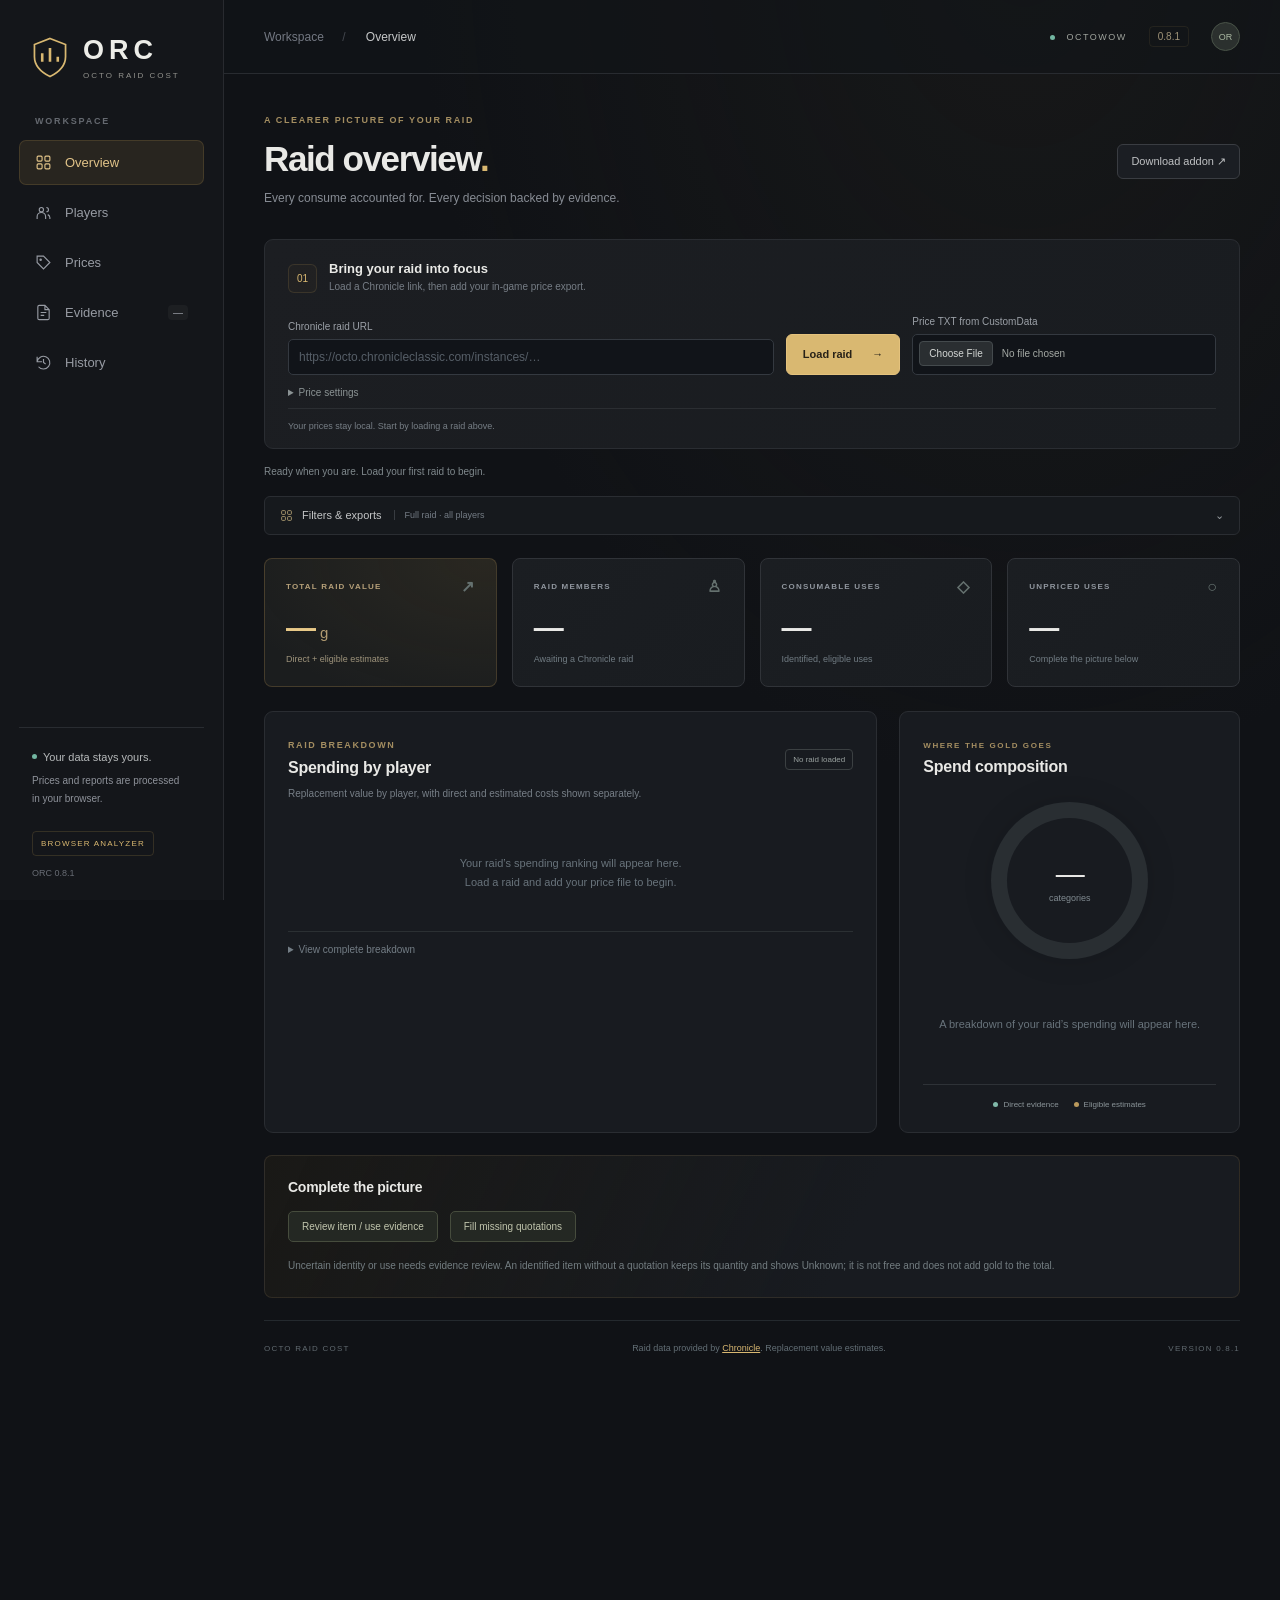
<file: index.html>
<!doctype html><html lang="en"><meta charset="utf-8"><link rel="icon" type="image/png" sizes="32x32" href="analyzer/favicon.png"><link rel="icon" type="image/svg+xml" sizes="any" href="analyzer/favicon.svg"><meta name="viewport" content="width=device-width, initial-scale=1"><meta http-equiv="refresh" content="0;url=analyzer/"><title>OctoRaidCost</title><p><a href="analyzer/">Open the OctoRaidCost analyzer</a></p></html>
</file>
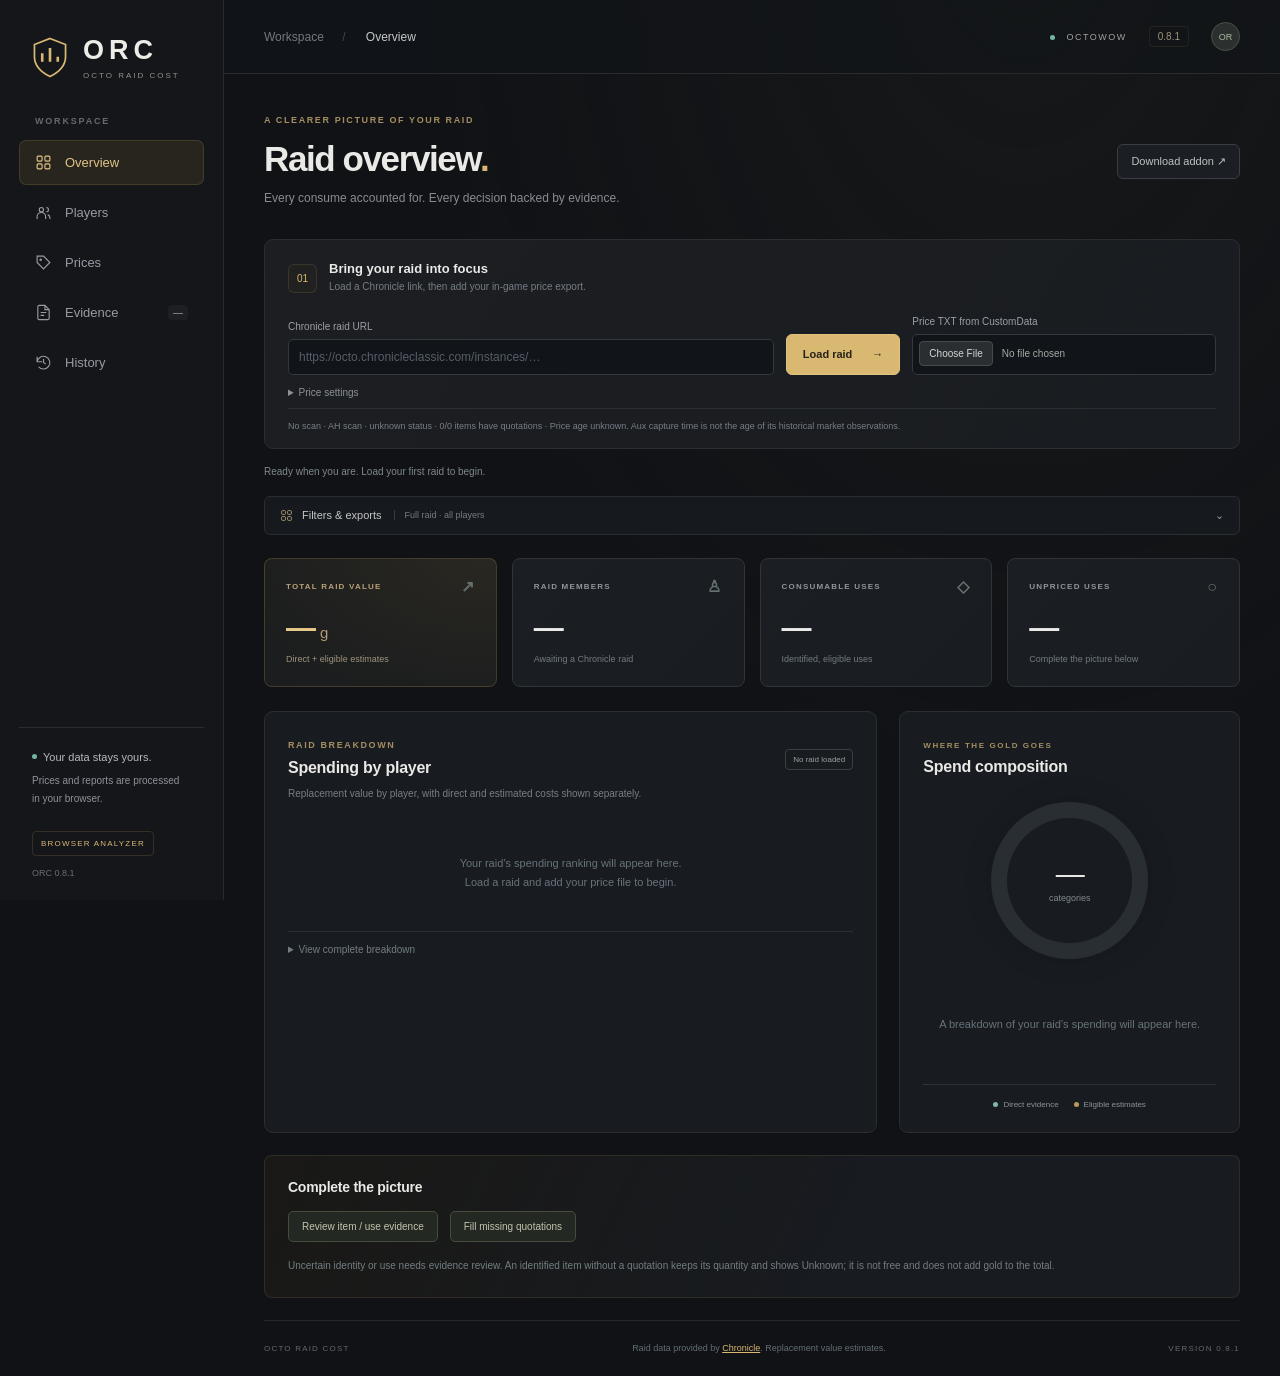
<file: analyzer/index.html>
<!doctype html><html lang="en"><head><meta charset="utf-8"><link rel="icon" type="image/png" sizes="32x32" href="favicon.png"><link rel="icon" type="image/svg+xml" sizes="any" href="favicon.svg"><meta name="viewport" content="width=device-width, initial-scale=1"><title>OctoRaidCost · Raid analyzer</title><link rel="stylesheet" href="style.css"><link rel="stylesheet" href="dashboard.css"><link rel="stylesheet" href="report.css"></head><body>
<aside class="sidebar"><a href="#overview" class="brand"><svg viewBox="0 0 44 48" aria-hidden="true"><path d="M22 2 40 9v14c0 10-8 18-18 23C12 41 4 33 4 23V9Z" fill="none" stroke="currentColor" stroke-width="2"/><path d="M13 29V19m9 10V13m9 16v-6" stroke="currentColor" stroke-width="3"/></svg><div><strong>ORC</strong><span>OCTO RAID COST</span></div></a><span class="nav-label">WORKSPACE</span><nav aria-label="Main navigation"><button class="nav-link active" data-view="overview" aria-current="page"><svg viewBox="0 0 24 24" fill="none" stroke="currentColor" stroke-width="1.6" aria-hidden="true"><rect x="3" y="3" width="7" height="7" rx="1.5"/><rect x="14" y="3" width="7" height="7" rx="1.5"/><rect x="3" y="14" width="7" height="7" rx="1.5"/><rect x="14" y="14" width="7" height="7" rx="1.5"/></svg><span>Overview</span></button><button class="nav-link" data-view="players" ><svg viewBox="0 0 24 24" fill="none" stroke="currentColor" stroke-width="1.6" aria-hidden="true"><circle cx="9" cy="8" r="3"/><path d="M3 21v-3a6 6 0 0 1 12 0v3M16 5a3 3 0 0 1 0 6M18 15a5 5 0 0 1 3 4v2"/></svg><span>Players</span></button><button class="nav-link" data-view="prices" ><svg viewBox="0 0 24 24" fill="none" stroke="currentColor" stroke-width="1.6" aria-hidden="true"><path d="m3 3 9 0 9 9-9 9-9-9Z"/><circle cx="8" cy="8" r="1"/></svg><span>Prices</span></button><button class="nav-link" data-view="evidence" ><svg viewBox="0 0 24 24" fill="none" stroke="currentColor" stroke-width="1.6" aria-hidden="true"><path d="M14 2H6a2 2 0 0 0-2 2v16a2 2 0 0 0 2 2h12a2 2 0 0 0 2-2V8Z M14 2v6h6M8 12h8M8 16h5"/></svg><span>Evidence</span><span class="nav-counter" id="evidenceCount">—</span></button><button class="nav-link" data-view="history" ><svg viewBox="0 0 24 24" fill="none" stroke="currentColor" stroke-width="1.6" aria-hidden="true"><path d="M3 11a9 9 0 1 1 2 7M3 4v7h7M12 7v5l3 2"/></svg><span>History</span></button></nav><div class="sidebar-bottom"><div class="privacy-dot"></div><strong>Your data stays yours.</strong><p>Prices and reports are processed<br>in your browser.</p><div class="preview-tag">BROWSER ANALYZER</div><small>ORC 0.8.1</small></div></aside>
<header class="appbar"><div class="breadcrumb">Workspace <span>/</span> <strong id="viewCrumb">Overview</strong></div><div class="appbar-end"><span class="server-badge"><i></i> OCTOWOW</span><span class="preview-badge">0.8.1</span><span class="avatar">OR</span></div></header>
<main class="workspace"><div class="page-heading"><div><div class="eyebrow">A CLEARER PICTURE OF YOUR RAID</div><h1 id="pageTitle">Raid overview<span class="title-dot">.</span></h1><p id="pageSubtitle">Every consume accounted for. Every decision backed by evidence.</p></div><a class="button-secondary" href="https://github.com/thetimel3ss/OctoRaidCost/releases/latest" target="_blank" rel="noopener">Download addon ↗</a></div>
<section class="connect-card"><div class="connect-intro"><span class="step-number">01</span><div><h2>Bring your raid into focus</h2><p>Load a Chronicle link, then add your in-game price export.</p></div></div><div class="connect-fields"><label>Chronicle raid URL<input id="raid" placeholder="https://octo.chronicleclassic.com/instances/…"></label><button id="load" class="button-primary">Load raid <span>→</span></button><label>Price TXT from CustomData<input id="prices" type="file" accept=".txt"></label></div><details class="price-options"><summary>Price settings</summary><div class="controls"><label>Realm / scan<select id="realm"></select></label><label>Price basis<select id="policy"><option value="minimum">Minimum buyout</option><option value="median">Scan median</option><option value="historical">Aux historical</option></select></label></div></details><p id="priceInfo">Your prices stay local. Start by loading a raid above.</p></section>
<aside id="priceAgeWarning" class="price-age-warning" role="status" aria-labelledby="priceAgeTitle" hidden><h2 id="priceAgeTitle">Prices may be outdated</h2><p id="priceAgeDetails"></p></aside>
<div class="feedback-line"><p id="message" role="status">Ready when you are. Load your first raid to begin.</p><p id="filterNotice" role="status"></p></div>
<details class="filters-panel"><summary><svg viewBox="0 0 24 24" fill="none" stroke="currentColor" stroke-width="1.6" aria-hidden="true"><rect x="3" y="3" width="7" height="7" rx="1.5"/><rect x="14" y="3" width="7" height="7" rx="1.5"/><rect x="3" y="14" width="7" height="7" rx="1.5"/><rect x="14" y="14" width="7" height="7" rx="1.5"/></svg><span>Filters & exports</span><small id="activeFilterLabel">Full raid · all players</small></summary><div class="controls filter-controls"><label>Player<input id="search" placeholder="All players"></label><label>Show<select id="mode"><option value="all">All consumables</option><option value="flask">Flasks only</option><option value="noflask">No observed flask use</option></select></label><label>Encounter<select id="encounter"><option value="">Full raid</option></select></label><label>Segment<select id="segment"><option value="">All</option><option value="boss">Bosses</option><option value="trash">Trash</option><option value="kills">Boss kills</option><option value="wipes">Boss wipes / resets</option></select></label><label>Category<select id="category"><option value="">All categories</option></select></label><label>From minute<input id="from" type="number" step="0.1" placeholder="Raid start"></label><label>To minute<input id="to" type="number" step="0.1" placeholder="Raid end"></label><label><span>Value basis</span><select id="includeEstimates"><option value="yes">Direct + eligible estimates</option><option value="no">Direct item evidence only</option></select></label><label class="active-estimate-option"><span>Initial effect estimate</span><span><input id="includeActive" type="checkbox"> Include already-active consumables</span><small>One initial estimate per player/item, under Direct + eligible estimates.</small></label><label>Chart<select id="orientation"><option value="horizontal">Horizontal</option><option value="vertical">Vertical</option></select></label><button id="resetFilters">Full raid / include pre-pull</button><button id="export">Export CSV</button><button id="share">Download share summary</button></div></details>
<div class="view" data-panel="overview"><div class="metric-grid"><article class="metric-card gold-card"><div class="metric-label">TOTAL RAID VALUE <span>↗</span></div><strong id="metricValue">—<small>g</small></strong><div id="metricValueDetail" class="metric-note">Direct + eligible estimates</div></article><article class="metric-card"><div class="metric-label">RAID MEMBERS <span>♙</span></div><strong id="metricPlayers">—</strong><div class="metric-note" id="metricPlayersDetail">Awaiting a Chronicle raid</div></article><article class="metric-card"><div class="metric-label">CONSUMABLE USES <span>◇</span></div><strong id="metricUses">—</strong><div class="metric-note">Identified, eligible uses</div></article><article class="metric-card"><div class="metric-label">UNPRICED USES <span>○</span></div><strong id="metricMissing">—</strong><div class="metric-note" id="metricMissingDetail">Complete the picture below</div></article></div>
<div class="overview-grid"><section class="panel ranking-panel"><div class="section-heading"><div><span class="eyebrow">RAID BREAKDOWN</span><h2>Spending by player</h2></div><span class="subtle-pill" id="rankingCount">No raid loaded</span></div><p class="section-description">Replacement value by player, with direct and estimated costs shown separately.</p><div id="chart"></div><button class="text-button" id="expandRanking">Show all players <span>↓</span></button><details class="full-breakdown"><summary>View complete breakdown</summary><div id="totals"></div></details></section><section class="panel categories-panel"><span class="eyebrow">WHERE THE GOLD GOES</span><h2>Spend composition</h2><div class="category-ring" id="categoryRing"><div><strong id="categoryCount">—</strong><span>categories</span></div></div><div id="categoryLegend"><p class="empty-copy">A breakdown of your raid’s spending will appear here.</p></div><div id="categories" class="visually-hidden"></div><div class="chart-legend"><span><i class="legend-dot direct"></i>Direct evidence</span><span><i class="legend-dot estimate"></i>Eligible estimates</span></div></section></div><section class="panel attention-panel"><h2>Complete the picture</h2><p id="resolutionQueues"></p><div class="controls"><button id="reviewPending">Review item / use evidence</button><button id="reviewPricing">Fill missing quotations</button></div><p>Uncertain identity or use needs evidence review. An identified item without a quotation keeps its quantity and shows Unknown; it is not free and does not add gold to the total.</p></section></div>
<div class="view" data-panel="players" hidden><section><h2>Player reports</h2><p>Select a player to see only their recorded consumables and tracked class/utility uses. Estimated uses remain separate.</p><div class="player-report-controls"><label>Player report<select id="playerDetail"></select></label><label>PDF layout<select id="pdfLayout"><option value="cards" selected>Compact player cards</option><option value="detailed">Detailed — one player per page</option></select></label><div class="player-export-actions"><button id="printPlayer">Save PDF — this player</button><button id="txtPlayer">Download TXT — this player</button></div><div class="all-export-actions"><button id="printAllPlayers">Save PDF — all players</button><button id="txtAllPlayers">Download TXT — all players</button></div></div><p>The print dialog opens: choose Save as PDF. All-player exports include a raid summary. Detailed layout starts each player on a new page and continues if needed; compact layout groups up to three player cards.</p><div id="pivot"></div></section><section><h2>Class items and utility uses</h2><p>Usage tracking only: excluded from spending. Active buffs without a recorded use are not counted as applications.</p><div id="utilityUses"></div></section></div>
<div class="view" data-panel="prices" hidden><section class="panel"><h2>Consumables and prices</h2><p id="catalogSummary"></p><p>Gold per whole item; applications use the charge count. Blank manual prices restore the selected price source. Ingredient estimates require all ingredient quotations.</p><label>Price editor view<select id="priceView"><option value="all">All identified items</option><option value="missing">Missing quotations only</option><option value="outside">Outside catalog</option><option value="old">Old quotations (over 3 days)</option></select></label><p id="priceQueueSummary"></p><div id="items"></div><details><summary>Ingredient quotations</summary><div id="ingredients"></div></details></section></div>
<div class="view" data-panel="evidence" hidden><section><h2>Evidence and manual review</h2><p>Needs review shows unresolved item identity or use evidence. Eligible effect-derived estimates are already included in estimated spending; inspect them under Effect-derived or All evidence. Missing prices are handled in the price editor.</p><p id="evidenceSummary"></p><div class="controls"><label>Evidence type<select id="reviewMode"><option value="actionable">Needs review</option><option value="observed">Observed uses</option><option value="inferred">Effect-derived — item not directly logged</option><option value="ambiguous">Multiple possible items</option><option value="active">Already active</option><option value="recovery">Generic food / drink</option><option value="reviewed">Manually reviewed</option><option value="all">All evidence</option></select></label><label>Search<input id="reviewSearch" placeholder="Effect / item / player"></label><button id="previousEvidence">Previous</button><button id="nextEvidence">Next</button></div><p>Review changes apply to one grouped observation. Select an item and a physical-use quantity only when the evidence supports it. Manual decisions contribute to estimated cost. Generic food/drink observations can recur and must not be bulk-counted as items.</p><div id="review"></div></section><section><h2>Coverage and limitations</h2><div id="coverage"></div><p>Only direct item records or eligible timestamped casts/out-of-combat uses can contribute automatically. In-combat aura/heal-only records, active-at-pull buffs and ambiguous effects require review. Same-time direct and effect evidence is correlated; nearby uses are never merged by time alone. Range and omissions in the source log cannot be recovered.</p></section></div>
<div class="view" data-panel="history" hidden><section class="controls"><button id="saveReport">Save report</button><label>Saved reports<select id="reports"></select></label><button id="openReport">Open report</button><button id="downloadReport">Download JSON</button><label>Restore JSON<input id="restoreReport" type="file" accept=".json"></label></section><section><h2>History and comparison</h2><p>Full-raid totals at each report’s original prices. Current player, encounter and category filters do not alter historical totals. Repeated snapshots of the same raid are shown separately.</p><label>Compare with saved report<select id="baseline"></select></label><div id="comparison"></div><label>History for player<select id="historyPlayer"><option value="">Whole raid</option></select></label><div id="historyChart"></div><div id="history"></div></section></div>
<p id="summary" class="visually-hidden"></p><footer class="workspace-footer"><span>OCTO RAID COST</span><p>Raid data provided by <a href="https://octo.chronicleclassic.com/" target="_blank" rel="noopener">Chronicle</a>. Replacement value estimates.</p><span>VERSION 0.8.1</span></footer></main><div id="printReport"></div><script src="price-data.js"></script><script src="model.js"></script><script src="report-store.js"></script><script src="data-source.js"></script><script src="icons.js"></script><script src="app.js"></script><script src="dashboard.js"></script></body></html>
</file>
<file: analyzer/style.css>
:root{font:15px system-ui;color:#dce8f5;background:#0b1220}body{margin:0}header,main{max-width:1200px;margin:auto;padding:28px}header{border-bottom:1px solid #304158}header span{color:#64d5be;font-size:12px;letter-spacing:2px}h1{font-size:42px;margin:12px 0}h2{font-size:20px}p{color:#9cafc6}section{background:#121e30;border:1px solid #29394f;border-radius:12px;padding:20px;margin:20px 0;overflow:auto}.controls{display:flex;gap:16px;flex-wrap:wrap;align-items:end}label{display:grid;gap:8px;flex:1;min-width:160px}input,select,button{font:inherit;background:#0b1524;color:#e1ebfa;border:1px solid #40546f;border-radius:6px;padding:10px}button{cursor:pointer;background:#175d65}button:disabled{opacity:.5}table{border-collapse:collapse;width:100%;font-size:13px}td,th{text-align:left;padding:9px;border-bottom:1px solid #29394f;white-space:nowrap}th{color:#8eb2d7}.unknown{color:#ffcc75}.bar{background:#40bda6;min-height:20px;border-radius:3px}.chartrow{display:grid;grid-template-columns:130px 1fr 90px;gap:12px;margin:9px 0;align-items:center}.vertical{display:flex;align-items:end;gap:12px;height:260px;overflow:auto}.vertical .chartrow{display:flex;flex-direction:column;min-width:70px;font-size:11px}.vertical .bar{width:32px}.price{width:100px}#summary{font-size:18px}.scroll{overflow:auto}

a{color:#64d5be}

#review td{white-space:normal;max-width:390px;min-width:130px;overflow-wrap:anywhere}#review select{max-width:260px}#review input{width:70px}#review button{margin:4px}details{margin-top:8px}summary{cursor:pointer;color:#64d5be}.vertical .bar{min-height:2px}@media(max-width:650px){header,main{padding:16px}.chartrow{grid-template-columns:100px 1fr 70px}h1{font-size:32px}}
*{box-sizing:border-box}.controls{overflow:visible}.controls>label{flex:1 1 180px;min-width:160px;max-width:100%}.controls label>input,.controls label>select{width:100%;min-width:0;max-width:100%}.controls>p{flex-basis:100%}#priceInfo{overflow-wrap:anywhere}

#printReport{display:none}.player-page small{font-size:.65em;color:#9cafc6}.player-page h3{margin-top:24px}.report-note{font-size:12px}#utilityUses td{white-space:normal}
@media print{
 @page{size:A4 portrait;margin:12mm}
 body{background:white;color:black;font:10pt Arial,sans-serif}
 body>header,body>main{display:none!important}
 #printReport{display:block}
 .player-page{break-after:page;page-break-after:always;padding:0}
 .player-page:last-child{break-after:auto;page-break-after:auto}
 .player-page h2{font-size:18pt;margin:0 0 8pt}.player-page h3{font-size:12pt;margin:14pt 0 6pt}
 .player-page p,.player-page small{color:#333}.player-page table{font-size:9pt;width:100%;table-layout:fixed}
 .player-page td,.player-page th{white-space:normal;overflow-wrap:anywhere;padding:5pt;border-bottom:1px solid #ccc;color:black}
 .player-page th:first-child{width:32%}.player-page tr{break-inside:avoid}.report-filters{font-size:8pt;overflow-wrap:anywhere}
}

#filterNotice{color:#e9bd73;line-height:1.6}.report-heading{padding:12px 0 16px;margin:0;max-width:none;border-bottom:3px solid var(--class-accent)}.report-heading>div{display:flex;justify-content:space-between;align-items:center;gap:12px}.report-heading h2{font-size:30px;margin:8px 0}.report-brand{font-size:10px;letter-spacing:1.7px;color:#98b5c8}.report-class{font-size:11px;font-weight:bold;letter-spacing:1px;color:var(--class-accent)}.report-heading p{margin:4px 0}.report-stats{display:grid;grid-template-columns:repeat(3,1fr);gap:12px;margin:16px 0}.report-stats>div{border:1px solid #35465c;border-radius:6px;padding:12px}.report-stats span{display:block;font-size:11px;color:#9cafc6}.report-stats strong{display:block;font-size:20px;margin-top:6px}.player-page .report-note{margin-top:18px;color:#9cafc6;font-size:10px}.report-filters{font-size:11px;color:#9cafc6}
@media print{
 .report-heading{border-bottom:2pt solid var(--class-accent);padding:0 0 10pt}.report-heading h2{font-size:25pt!important;margin:6pt 0}.report-heading p,.report-brand,.report-class{color:#354555!important}.report-stats{gap:8pt;margin:12pt 0}.report-stats>div{border:1px solid #dae1e7;background:#f5f7fa;padding:9pt;border-radius:4pt}.report-stats span{font-size:8pt;color:#4c5d6e}.report-stats strong{font-size:17pt;color:#1b3349}.player-page th{background:#eef2f6}.player-page tbody tr:nth-child(even){background:#f8fafc}.player-page table{font-size:8pt}.player-page td,.player-page th{padding:5pt 3pt}.player-page .report-note{color:#556674;border-top:1px solid #ddd;padding-top:8pt;font-size:8pt}.report-filters{font-size:8pt;color:#5a6a78}.report-heading,.report-stats,thead{break-inside:avoid;break-after:avoid}
 .cards-page{padding:0!important;margin:0!important;border:0!important;background:white!important;overflow:visible!important;break-after:page;page-break-after:always}.cards-page:last-child{break-after:auto;page-break-after:auto}.cards-title{padding:0 0 10pt;border-bottom:2pt solid #245b62;margin-bottom:12pt}.cards-title strong{display:block;font-size:15pt;color:#193940}.cards-title span{display:block;font-size:9pt;color:#5e6e78;margin:5pt 0}.cards-title small{display:block;font-size:7pt;color:#687780}.cards-grid{display:grid;grid-template-columns:repeat(3,minmax(0,1fr));gap:8pt;align-items:start}.player-card{border:1px solid #d7dfe4;border-top:4pt solid var(--class-accent);border-radius:3pt;padding:9pt;break-inside:avoid;color:#283c49}.card-heading>span{font-size:7pt;letter-spacing:1px;color:#6b7985;font-weight:bold}.card-heading h2{font-size:15pt;margin:4pt 0 9pt;color:#203c4a;overflow-wrap:anywhere}.card-total{font-size:8pt;line-height:1.6;border-top:1px solid #e3e8ec;border-bottom:1px solid #e3e8ec;padding:7pt 0}.card-total strong{font-size:11pt}.player-card ul{list-style:none;padding:0;margin:10pt 0 0}.player-card li{display:flex;justify-content:space-between;align-items:start;gap:6pt;font-size:8pt;line-height:1.4;padding:4pt 0;border-bottom:1px solid #edf0f3;break-inside:avoid}.player-card li>span:first-child{min-width:0;overflow-wrap:anywhere}.quantity{text-align:right;font-size:11pt;font-weight:bold;flex-shrink:0}.quantity small{display:block;font-size:6pt;font-weight:normal;color:#77848c;white-space:nowrap}.flask-line{color:#277541;font-weight:bold}.card-utility{margin-top:12pt}.card-utility h3{font-size:8pt;margin:0;color:#62717e}.card-utility li{font-size:7pt;color:#647583}.unknown{color:#9c681d}
}
@media print{html,body,#printReport{background:#fff!important;color:#20313c}html{min-height:100%}.player-page{background:#fff}.report-heading h2{color:#193543!important}}

.quotation-details{max-width:540px;white-space:normal;overflow-wrap:anywhere}.quotation-details ul{padding-left:20px}.quotation-details p{margin:6px 0}#catalogSummary{overflow-wrap:anywhere}

/* Local vector fallback: decorative, independent of remote image services. */
.consumable-fallback{display:inline-block;width:20px;height:20px;min-width:20px;margin-right:7px;vertical-align:middle;flex-shrink:0}
@media print{.consumable-fallback{width:16px;height:16px;min-width:16px;margin-right:5px}}
</file>
<file: analyzer/dashboard.css>
@media screen {
:root{color-scheme:dark;font-family:Inter,"Segoe UI",Arial,sans-serif;background:#101216;color:#e9e9e6;font-size:14px;--surface:#181b20;--border:#2a2d32;--muted:#8e929a;--gold:#d9b871;--teal:#72b6a1}body{margin:0;background:radial-gradient(ellipse at 80% -5%,#25241d55,transparent 42%),#101216;font-weight:400}*{box-sizing:border-box}button,input,select{font:inherit}button{transition:background .18s,border-color .18s,transform .18s}button:active{transform:translateY(1px)}button:focus-visible,a:focus-visible,summary:focus-visible{outline:2px solid var(--gold);outline-offset:4px}button:disabled{opacity:.45;cursor:wait}a{color:var(--gold)}[hidden]{display:none!important}.visually-hidden{position:absolute!important;width:1px!important;height:1px!important;padding:0!important;margin:-1px!important;overflow:hidden!important;clip:rect(0,0,0,0)!important;white-space:nowrap!important;border:0!important}p{color:var(--muted);line-height:1.65}svg{width:20px;height:20px;flex-shrink:0}
.sidebar{width:224px;position:fixed;inset:0 auto 0 0;background:#14161a;border-right:1px solid #282a2f;z-index:20;padding:35px 19px 22px;display:flex;flex-direction:column}.brand{display:flex;align-items:center;gap:14px;text-decoration:none;padding:0 12px 36px;color:var(--gold)}.brand>svg{width:38px;height:43px}.brand strong{font-size:27px;letter-spacing:5px;color:#edede8;font-weight:750}.brand div>span{display:block;font-size:8px;letter-spacing:2px;color:#92928d;margin-top:5px}.nav-label{color:#656970;font-size:9px;letter-spacing:1.8px;font-weight:700;padding:0 16px 14px}.sidebar nav{display:grid;gap:5px}.nav-link{display:flex;align-items:center;gap:13px;background:transparent;border:1px solid transparent;border-radius:7px;color:#979ba3;padding:13px 15px;font-size:13px;text-align:left;cursor:pointer}.nav-link:hover{background:#202228;color:#ecece7}.nav-link.active{background:#28251f;border-color:#a88b4938;color:#e1c388}.nav-link svg{width:17px;height:17px}.nav-counter{margin-left:auto;font-size:10px;padding:2px 5px;background:#ffffff0a;border-radius:4px;color:inherit}.sidebar-bottom{margin-top:auto;padding:20px 13px 0;border-top:1px solid #292c31}.sidebar-bottom strong{font-size:11px;display:inline-block;color:#b7babb;font-weight:500}.privacy-dot{display:inline-block;width:5px;height:5px;background:#72b6a1;border-radius:50%;margin-right:6px;vertical-align:2px}.sidebar-bottom p{font-size:10px;line-height:1.8;margin:8px 0 23px}.preview-tag{font-size:8px;letter-spacing:1.2px;color:var(--gold);border:1px solid #77653a55;border-radius:4px;display:inline-block;padding:7px 8px}.sidebar-bottom>small{display:block;font-size:9px;color:#686c74;margin-top:12px}.appbar{height:74px;position:relative;margin:0 0 0 224px;max-width:none;padding:0 40px;border-bottom:1px solid #282b30;display:flex;align-items:center;justify-content:space-between;background:#12141899}.breadcrumb{font-size:12px;color:#737882}.breadcrumb span{padding:0 15px;color:#43474e}.breadcrumb strong{color:#c6c8c9;font-weight:500}.appbar-end{display:flex;align-items:center;gap:22px}.server-badge{font-size:9px;letter-spacing:1.5px;color:#a1a59e}.server-badge i{display:inline-block;width:5px;height:5px;background:#72b6a1;border-radius:50%;margin-right:7px}.preview-badge{font-size:10px!important;letter-spacing:0!important;color:#9e9277!important;border:1px solid #5b50343d;padding:4px 8px;border-radius:4px}.avatar{display:grid;place-items:center;width:29px;height:29px;border-radius:50%;background:#2b302e;border:1px solid #495348;color:#aab8a2;font-size:9px!important;letter-spacing:0!important}
.workspace{margin:0 0 0 224px;padding:39px 40px 0;max-width:1600px}.page-heading{display:flex;align-items:center;justify-content:space-between;gap:22px;margin-bottom:30px}.eyebrow{font-size:9px;color:#a48e61;letter-spacing:1.6px;font-weight:650;line-height:1.7}h1{font-size:35px;line-height:1.2;letter-spacing:-1.4px;font-weight:650;margin:10px 0 9px}.title-dot{color:var(--gold)}.page-heading p{font-size:12px;margin:0;color:#878c94}.button-secondary{border:1px solid #3a3d42;border-radius:6px;background:#1b1e23;color:#bfc1c3;padding:10px 13px;font-size:11px;display:inline-flex;align-items:center;gap:14px;white-space:nowrap}.button-secondary:hover{border-color:#88734a;background:#23241f}.button-secondary svg{width:14px;height:14px}section{margin:0 0 22px;background:var(--surface);border:1px solid var(--border);border-radius:9px;padding:23px;overflow:auto}h2{font-size:16px;font-weight:550;letter-spacing:-.25px;margin:0 0 12px}section>p{font-size:12px;margin-top:0}.connect-card{background:linear-gradient(120deg,#1c1e22,#191c20);padding:21px 23px 14px}.connect-intro{display:flex;align-items:center;gap:12px;margin-bottom:20px}.step-number{width:29px;height:29px;display:grid;place-items:center;border:1px solid #6f5f3d55;border-radius:6px;color:var(--gold);font-size:10px;background:#a88b4909}.connect-intro h2{font-size:13px;margin:0 0 3px;letter-spacing:0}.connect-intro p{font-size:10px;margin:0;color:#777e86}.connect-fields{display:grid;grid-template-columns:minmax(180px,1.6fr) auto minmax(210px,1fr);gap:12px;align-items:end}.connect-fields label{font-size:10px;color:#9ba0a7;gap:7px;min-width:0}.connect-fields input{width:100%;min-width:0}.connect-fields input[type=file]{height:41px;padding:6px;color:#a5aaa5;font-size:10px}.connect-fields input[type=file]::file-selector-button{background:#2a2e31;border:1px solid #444a4d;border-radius:4px;color:#d4d7d5;padding:6px 9px;margin-right:9px;font-family:inherit;font-size:10px;cursor:pointer}.button-primary{background:var(--gold);color:#282218;border:1px solid #e4c27d;font-size:11px;font-weight:650;border-radius:6px;padding:12px 16px;height:41px;display:inline-flex;align-items:center;gap:20px;white-space:nowrap}.button-primary:hover{background:#e3c789}.price-options{margin-top:12px;font-size:10px;color:#91958e}.price-options summary{color:#8b9394;font-size:10px;width:max-content}.price-options>.controls{margin-top:12px}.connect-card #priceInfo{font-size:9px;margin:10px 0 0;padding-top:10px;border-top:1px solid #2b2e32;line-height:1.7;color:#777f86}.feedback-line{display:flex;align-items:center;justify-content:space-between;gap:20px;margin:-9px 0 14px;min-height:20px}.feedback-line p{font-size:10px;margin:0;line-height:1.6;color:#7f888c}.feedback-line #filterNotice{color:#a09376;text-align:right}.filters-panel{border:1px solid var(--border);background:#16191d;border-radius:6px;margin-bottom:23px;padding:12px 15px}.filters-panel>summary{display:flex;align-items:center;gap:9px;font-size:11px;list-style:none;color:#c3c5c6}.filters-panel>summary:after{content:'⌄';margin-left:auto;color:#93989d}.filters-panel>summary svg{width:13px;height:13px;color:#b5a376}.filters-panel small{font-size:9px;color:#747c85;padding-left:9px;border-left:1px solid #383c41;margin-left:4px}.filter-controls{padding-top:22px}.controls{gap:12px}.controls>label,label{font-size:11px;color:#a7abb2;gap:7px}input,select{background:#111419;color:#d8dbdc;border:1px solid #343940;border-radius:5px;padding:10px;font-size:12px}input::placeholder{color:#565e67}button{background:#262d2e;color:#cbd7d3;border:1px solid #3d4948;border-radius:5px;font-size:11px}button:hover{background:#303b39}select{cursor:pointer}
.metric-grid{display:grid;grid-template-columns:repeat(4,minmax(0,1fr));gap:15px;margin-bottom:24px}.metric-card{background:linear-gradient(135deg,#1b1e22,#191c20);border:1px solid #303338;border-radius:8px;padding:20px 21px;min-height:128px;position:relative}.metric-label{display:flex;justify-content:space-between;align-items:center;font-size:8px;font-weight:600;letter-spacing:1.2px;color:#90969e}.metric-label>span{font-size:16px;color:#65716f;line-height:1}.metric-card>strong{font-weight:550;font-size:30px;line-height:1.3;letter-spacing:-1px;display:block;margin:13px 0 5px;font-variant-numeric:tabular-nums}.metric-card>strong small{font-size:15px;font-weight:400;margin-left:5px;letter-spacing:0;color:#b29b71}.metric-note{font-size:9px;color:#717c83;line-height:1.6}.gold-card{border-color:#65553788;background:radial-gradient(ellipse at 95% 0,#80663224,transparent 85%),#1b1d1e}.gold-card .metric-label{color:#b6a079}.gold-card>strong{color:#e8c988}.gold-card .metric-note{color:#9f947c}.overview-grid{display:grid;grid-template-columns:minmax(0,1.8fr) minmax(250px,1fr);gap:22px}.panel{min-width:0}.section-heading{display:flex;justify-content:space-between;align-items:center;gap:12px}.section-heading h2{margin:5px 0 8px}.subtle-pill{white-space:nowrap;border:1px solid #3b4042;border-radius:4px;font-size:8px;color:#99a19f;padding:5px 7px}.section-description{font-size:10px!important;color:#777f87;line-height:1.7;margin-bottom:22px}.ranking-panel{padding-bottom:13px}.dashboard-ranking{display:grid;gap:0}.rank-row{display:grid;grid-template-columns:120px minmax(40px,1fr) 66px;align-items:center;gap:13px;padding:11px 0;border-top:1px solid #2b2e3355}.rank-name{display:flex;gap:9px;align-items:center;font-size:11px;white-space:nowrap;overflow:hidden}.rank-number{font-size:8px;color:#666f79;width:10px;flex-shrink:0}.rank-name i{width:5px;height:5px;border-radius:50%;flex-shrink:0}.rank-name>span:last-child{overflow:hidden;text-overflow:ellipsis}.rank-track{height:7px;background:#262b2e;border-radius:2px;overflow:hidden;display:flex}.rank-direct{background:#80b9a9}.rank-estimate{background:#ba995c}.rank-value{font-variant-numeric:tabular-nums;font-size:11px;color:#c0c6c8;text-align:right}.rank-value small{font-size:8px;color:#78828a}.dashboard-ranking:not([data-expanded=true]) .rank-row:nth-child(n+9){display:none}.text-button{display:flex;align-items:center;justify-content:center;gap:12px;width:100%;color:#9fa99f;background:transparent;border:0;border-top:1px solid #2a2e32;border-radius:0;font-size:10px;padding:13px 0;margin-top:7px}.text-button:hover{background:#ffffff03}.full-breakdown{border-top:1px solid #2b3033;padding-top:12px;font-size:10px}.full-breakdown summary{font-size:10px;color:#737d85}.categories-panel>.eyebrow{font-size:8px}.categories-panel>h2{margin-top:5px}.category-ring{width:157px;height:157px;border-radius:50%;margin:26px auto;display:grid;place-items:center;background:#292e32;position:relative;box-shadow:0 0 30px #00000020}.category-ring>div{border-radius:50%;background:#181b20;width:125px;height:125px;display:flex;flex-direction:column;align-items:center;justify-content:center}.category-ring strong{font-size:29px;font-weight:500;letter-spacing:-1px}.category-ring span{font-size:9px;color:#818b91;margin-top:2px}.category-legend-row{display:flex;align-items:center;gap:9px;font-size:10px;padding:7px 0}.category-legend-row i{width:6px;height:6px;border-radius:1px;flex-shrink:0}.category-legend-row>span{color:#9ca4a9}.category-legend-row strong{font-size:10px;margin-left:auto;font-weight:400;color:#c2c7c5;font-variant-numeric:tabular-nums}.chart-legend{border-top:1px solid #2e3237;display:flex;justify-content:center;gap:15px;padding-top:15px;margin-top:19px;font-size:8px;color:#8c969a}.legend-dot{width:5px;height:5px;border-radius:50%;display:inline-block;margin-right:5px}.legend-dot.direct{background:#80b9a9}.legend-dot.estimate{background:#ba995c}.empty-copy{font-size:11px;color:#68737b;text-align:center;padding:30px 15px;line-height:1.8}.attention-panel{border-color:#48403380;background:linear-gradient(115deg,#25211777,#181b20 60%)}.attention-panel h2{font-size:14px}.attention-panel>p{font-size:10px}.attention-panel .controls{margin:16px 0}.attention-panel .controls button{padding:9px 13px;font-size:10px;background:#242823;border-color:#464c3d;color:#c1c5ad}.attention-panel>p:last-child{font-size:10px;color:#737d81;margin-bottom:0}.workspace-footer{display:flex;align-items:center;justify-content:space-between;gap:15px;margin:16px 0 0;padding:20px 0;border-top:1px solid #24292e}.workspace-footer>span{font-size:8px;letter-spacing:1.2px;color:#616a70}.workspace-footer p{font-size:9px;margin:0;color:#626e75}.view>section{border-radius:8px}.view>section>h2{margin-bottom:15px}table{font-size:11px}th{font-size:9px;color:#959f9e;font-weight:550;letter-spacing:.25px;background:#1c2024;padding:12px 10px}td{padding:11px 10px;border-color:#2b3035;color:#b9c1c4}td:first-child{color:#d6dcd8}tr:hover td{background:#ffffff02}.unknown{color:#c7a76e}#catalogSummary{font-size:11px;line-height:1.8}.quotation-details{font-size:10px}.quotation-details p{font-size:10px}.quotation-details summary{color:#94b7a7}.player-page .report-heading{padding:12px 0 16px;border-bottom-width:2px}.player-page .report-stats strong{font-size:22px}.player-page .report-stats>div{background:#1a2024;border-color:#333b40}.price{width:90px}.bar{background:#80b9a9}.feedback-line [role=status]{max-width:70%}
}
@media screen and (min-width:1800px){.workspace{margin-right:auto;margin-left:auto;padding-left:264px;max-width:1900px}}
@media screen and (max-width:1150px){.sidebar{width:190px;padding-left:12px;padding-right:12px}.appbar{margin-left:190px;padding:0 26px}.workspace{margin-left:190px;padding:28px 26px 0}.overview-grid{grid-template-columns:minmax(0,1.6fr) minmax(230px,1fr);gap:16px}.rank-row{grid-template-columns:100px 1fr 55px;gap:9px}.metric-card{padding:18px 15px}.metric-card>strong{font-size:26px}.connect-fields{grid-template-columns:minmax(150px,1.3fr) auto minmax(180px,1fr)}.metric-label{font-size:7px}}
@media screen and (max-width:900px){.overview-grid{grid-template-columns:1fr}.categories-panel{display:grid;grid-template-columns:180px 1fr;column-gap:25px}.categories-panel>h2,.categories-panel>.eyebrow,.categories-panel>.chart-legend{grid-column:1/-1}.category-ring{grid-column:1;grid-row:3;margin:15px 0}.category-ring+#categoryLegend{grid-column:2;grid-row:3;align-self:center}.metric-grid{grid-template-columns:repeat(2,1fr)}.connect-fields{grid-template-columns:1fr auto}.connect-fields>label:last-child{grid-column:1/-1}.page-heading{align-items:flex-start}.page-heading h1{font-size:29px}.page-heading>.button-secondary{margin-top:20px}.appbar-end{gap:12px}}
@media screen and (max-width:650px){.sidebar{position:static;width:100%;padding:18px 18px 0;border-right:0;border-bottom:1px solid #2b2f33}.brand{padding:0 0 18px;gap:10px}.brand>svg{width:27px;height:32px}.brand strong{font-size:22px}.brand div>span{font-size:7px}.nav-label,.sidebar-bottom{display:none}.sidebar nav{display:flex;gap:2px;justify-content:space-between}.nav-link{flex:1;flex-direction:column;gap:7px;font-size:9px;padding:10px 4px;border-radius:5px 5px 0 0;border-bottom:0}.nav-counter{display:none}.nav-link svg{width:16px;height:16px}.appbar{margin:0;padding:0 20px;height:52px}.appbar-end{gap:10px}.avatar,.server-badge{display:none}.breadcrumb{font-size:10px}.workspace{margin:0;padding:25px 18px 0}.page-heading{margin-bottom:24px;gap:10px}.page-heading .eyebrow{font-size:7px}.page-heading h1{font-size:29px}.page-heading p{font-size:10px;max-width:260px}.page-heading>.button-secondary{font-size:9px;padding:8px;margin-top:22px}.page-heading>.button-secondary svg{display:none}.connect-card{padding:17px}.connect-intro p{font-size:9px}.connect-fields{gap:10px}.button-primary{padding:10px;gap:10px}.connect-fields label{font-size:9px}.connect-fields input{font-size:10px}.feedback-line{display:block;margin-bottom:15px}.feedback-line p{max-width:none!important;font-size:9px;margin:4px 0}.feedback-line #filterNotice{text-align:left}.metric-grid{gap:10px;margin-bottom:17px}.metric-card{padding:17px 14px;min-height:115px}.metric-card>strong{font-size:28px;margin-top:12px}.metric-note{font-size:8px}.metric-label{font-size:7px;letter-spacing:.7px}.metric-label>span{font-size:12px}.filters-panel{margin-bottom:17px;padding:11px}.filters-panel small{font-size:8px}.panel{padding:18px}.rank-row{grid-template-columns:105px 1fr 60px;gap:10px;padding:11px 0}.rank-name,.rank-value{font-size:10px}.section-description{font-size:9px!important}.categories-panel{grid-template-columns:145px 1fr;gap:0 15px}.category-ring{width:132px;height:132px;margin:20px 0}.category-ring>div{width:105px;height:105px}.category-legend-row{font-size:9px;padding:6px 0}.category-legend-row strong{font-size:9px}.workspace-footer{flex-wrap:wrap}.workspace-footer p{order:3;width:100%;font-size:8px}.workspace-footer>span{font-size:7px}.controls>label{min-width:120px}.attention-panel .controls{gap:8px}.attention-panel .controls button{font-size:9px;padding:9px}section{padding:18px}.subtle-pill{font-size:7px}.price{width:80px}}
@media print{.sidebar,.appbar,.workspace,.preview-tag{display:none!important}#printReport{display:block!important}}

.page-heading>a.button-secondary{text-decoration:none;white-space:nowrap}

.player-report-link{appearance:none;background:transparent;border:0;padding:0;color:inherit;font:inherit;text-align:left;cursor:pointer;text-decoration:underline;text-decoration-color:transparent;text-underline-offset:3px}.player-report-link:hover{background:transparent;color:var(--gold);text-decoration-color:currentColor}.player-report-link:focus-visible{outline:2px solid var(--gold);outline-offset:3px;border-radius:2px}.rank-name .player-report-link{min-width:0;overflow:hidden;text-overflow:ellipsis;white-space:nowrap}.chartrow>.player-report-link{max-width:100%}

@media screen{
 button.rank-row{width:100%;appearance:none;background:transparent;color:inherit;font:inherit;text-align:left;border:0;border-top:1px solid #2b2e3355;border-radius:4px;margin:0;padding:11px 6px;cursor:pointer}
 button.rank-row:hover,button.rank-row:focus-visible,#chart button.chartrow:hover,#chart button.chartrow:focus-visible{background:#d9b87112}
 button.rank-row:focus-visible,#chart button.chartrow:focus-visible{outline:2px solid var(--gold);outline-offset:2px}
 #chart button.chartrow{width:100%;appearance:none;background:transparent;border:0;border-radius:4px;color:inherit;font:inherit;text-align:left;padding:6px;cursor:pointer}
 #chart.vertical button.chartrow{width:auto;flex-shrink:0}
 .player-report-name{min-width:0;max-width:100%;overflow:hidden;text-overflow:ellipsis;white-space:nowrap}
}

@media screen{
 .player-report-controls{display:grid;grid-template-columns:minmax(150px,1fr) minmax(180px,1fr) auto;gap:14px 18px;align-items:end;margin:18px 0}
 .player-report-controls>label{min-width:0;max-width:none}
 .player-report-controls select{width:100%;min-width:0}
 .player-export-actions,.all-export-actions{display:grid;grid-template-columns:repeat(2,minmax(0,1fr));gap:10px}
 .all-export-actions{grid-column:1 / 3;justify-self:start}
 .player-export-actions button,.all-export-actions button{white-space:normal;height:100%}
 .active-estimate-option{align-self:stretch}.active-estimate-option>span:nth-child(2){display:flex;gap:8px;align-items:center;line-height:1.5}
 .controls label.active-estimate-option input{width:auto;min-width:0;flex-shrink:0;margin:0;accent-color:var(--gold)}
 .active-estimate-option small{font-size:9px;line-height:1.5;color:var(--muted)}
 @media(max-width:1150px){.player-report-controls{grid-template-columns:repeat(2,minmax(0,1fr))}.player-export-actions{grid-column:1 / 3;justify-self:start}}
 @media(max-width:520px){.player-report-controls{grid-template-columns:minmax(0,1fr)}.player-export-actions,.all-export-actions{grid-column:1;width:100%}}
}

@media screen{
 .price-age-warning{padding:16px 20px;margin:0 0 18px;border:1px solid #8d713e;border-left:3px solid #d9b871;border-radius:7px;background:#332c1d66}
 .price-age-warning[hidden]{display:none!important}.price-age-warning h2{margin:0 0 7px;font-size:13px;color:#e4c485}.price-age-warning p{margin:0;font-size:11px;line-height:1.7;color:#bfb39b}
}
</file>
<file: analyzer/report.css>
/* Screen reports and print exports share locally embedded artwork. */
.report-money{display:inline-flex;align-items:baseline;gap:.42em;white-space:nowrap;font-variant-numeric:tabular-nums;letter-spacing:0}.report-money>span{display:inline-flex;align-items:baseline;gap:.12em}.report-money small{font-size:.64em!important;font-weight:500}.currency-gold{color:#bda467}.currency-silver{color:#96a5af}.currency-copper{color:#bd8e72}
.consumable-icon,.consumable-fallback{width:20px;height:20px;min-width:20px;display:inline-block;flex-shrink:0;vertical-align:middle;margin:0;border-radius:3px}.class-icon{width:24px;height:24px;object-fit:cover;vertical-align:middle;flex-shrink:0;border-radius:50%;border:1px solid #c9d2d5}.report-item{display:flex;align-items:center;gap:7px}.report-item>div,.report-item>span{min-width:0}.report-item small{display:block;font-size:10px;margin-top:3px;color:#87969e}.report-class{display:flex;align-items:center;gap:8px}.report-heading h2>span,.cards-title h1>span,.print-cover h1>span{color:#b99a59}
.report-value{display:flex;align-items:center;justify-content:space-between;gap:20px;border-top:2px solid var(--class-accent,#a88b50);border-bottom:1px solid #354047;padding:18px 0;margin:18px 0}.report-value>div>span{display:block;font-size:10px;font-weight:600;letter-spacing:1px;color:#98a9ad}.report-value>div>strong{display:block;font-size:30px;margin-top:8px;color:var(--class-accent,#b99a59)}.report-breakdown{display:flex;flex-direction:column;gap:10px}.report-breakdown>span{font-size:11px!important;letter-spacing:0!important;font-weight:400!important}.report-breakdown b{display:block;margin-top:3px;font-size:14px}.report-section-title{display:flex;justify-content:space-between;align-items:center;gap:10px;margin:20px 0 10px}.report-section-title h3{margin:0}.report-section-title>span{font-size:9px;color:#93a0a7;letter-spacing:.6px}.report-evidence{display:inline-block;font-size:10px;border:1px solid #4b5148;border-radius:4px;padding:3px 6px;color:#c6b782}.report-evidence.direct{color:#8bb7a5;border-color:#40574e}.report-note p{line-height:1.65}.report-utility{margin-top:20px}.print-footer{display:flex;justify-content:space-between;gap:12px;font-size:8px;color:#849295}.print-footer a{color:inherit;text-decoration:none}
@media(max-width:650px){.report-value{align-items:start;flex-direction:column}.report-section-title{align-items:start;flex-direction:column}.report-class{font-size:9px}}
@media print{
 @page{size:A4 portrait;margin:16mm 16mm 13mm}
 html,body{margin:0!important;padding:0!important;background:#fff!important;color:#263b43!important;font:9pt Arial,Helvetica,sans-serif!important;print-color-adjust:exact;-webkit-print-color-adjust:exact}
 body>.sidebar,body>.appbar,body>.workspace{display:none!important}#printReport{display:block!important}#printReport *{box-sizing:border-box}
 .print-cover,.player-page,.cards-page{background:white!important;padding:0!important;margin:0!important;border:0!important;box-shadow:none!important;break-after:page;page-break-after:always;overflow:visible!important}#printReport>:last-child{break-after:auto;page-break-after:auto}
 .print-masthead{display:flex;justify-content:space-between;align-items:center;border-bottom:1px solid #e4e8e7;padding-bottom:5mm;margin-bottom:6mm;break-inside:avoid}.print-masthead>span{font-size:6pt;letter-spacing:1px;color:#899598}.print-brand{display:flex;align-items:center;gap:9px;color:#263b43}.print-brand svg{width:25px;height:30px;fill:none;stroke:#b39556;stroke-width:1.8}.print-brand>div{font-size:19pt;font-weight:700;letter-spacing:3px;line-height:1}.print-brand small{display:block;font-size:5.5pt;color:#7a8589;letter-spacing:1.2px;margin-top:7px}
 .report-eyebrow,.report-brand{font-size:7pt;font-weight:bold;letter-spacing:1.5px;color:#a0864e!important}.print-cover h1,.cards-title h1{font-size:35pt;line-height:1.1;letter-spacing:-1px;color:#203e46;margin:3mm 0}.report-context{font-size:8pt;color:#7a878b;margin:0 0 7mm}
 .report-value{background:#f3f5f1!important;border:1px solid #dfe5d9;padding:6mm;border-radius:3mm;gap:6mm;margin:5mm 0}.report-value>div>span{font-size:6.5pt;color:#7b866e;letter-spacing:1px}.report-value>div>strong{font-size:25pt;line-height:1.2;margin-top:3mm;color:#4f654e}.report-breakdown{gap:3mm;min-width:40mm}.report-breakdown>span{font-size:7pt!important;color:#818e81!important}.report-breakdown b{font-size:10pt;color:#4d6357;margin-top:1mm}.report-money small.currency-gold{color:#8a6b29!important}.report-money small.currency-silver{color:#64717d!important}.report-money small.currency-copper{color:#996044!important}
 .report-kpis{display:grid;grid-template-columns:repeat(3,1fr);gap:4mm;margin:5mm 0 6mm}.report-kpis>div{border:1px solid #e2e7e7;border-radius:2mm;padding:4mm 5mm}.report-kpis span{display:block;font-size:6.5pt;letter-spacing:1px;color:#859194}.report-kpis strong{display:block;font-size:22pt;margin-top:1mm;font-weight:600}.report-section-title{margin:5mm 0 3mm}.report-section-title h3{font-size:13pt!important;margin:0!important;color:#263b43}.report-section-title>span{font-size:6pt;letter-spacing:1px;color:#8d9899}
 .print-ranking{margin-bottom:7mm}.print-ranking>div{display:grid;grid-template-columns:5mm 32mm minmax(10mm,1fr) 37mm;gap:3mm;align-items:center;padding:1.8mm 0;border-bottom:1px solid #edf0ef;font-size:8pt}.print-ranking>div>small{font-size:6.5pt;color:#9da6a8}.print-rank-name{display:flex;gap:6px;align-items:center;overflow-wrap:anywhere}.print-ranking .class-icon{width:16px;height:16px}.print-ranking strong{font-size:7.5pt;font-weight:500;text-align:right}.print-track{height:4px;background:#eff2ee;border-radius:5px;overflow:hidden}.print-track i{display:block;height:100%;background:var(--class-accent);border-radius:5px}
 .report-scope{display:grid;grid-template-columns:1fr 1fr;gap:7mm;border-top:1px solid #e4e9e8;padding:4mm 0}.report-scope h3,.report-note h3{font-size:8pt;margin:0 0 2mm;color:#263b43}.report-scope p,.report-note p{font-size:7pt;line-height:1.65;color:#7b888c;margin:0 0 2mm}.print-footer{margin-top:8mm;padding-top:4mm;border-top:1px solid #edf0ef;color:#97a1a3;font-size:6pt;letter-spacing:.3px;break-inside:avoid}.print-footer>span:first-child{color:#a18c5b;letter-spacing:.6px}
 .player-page .report-heading{border:0;padding:0;margin:0 0 4mm;background:white}.report-heading>div{display:flex;justify-content:space-between;align-items:center;gap:4mm}.report-heading h2{font-size:34pt!important;letter-spacing:-1px;line-height:1.15;margin:2mm 0!important;color:#203e46!important}.report-heading p{font-size:8pt;color:#8a979b!important;margin:2mm 0}.report-class{color:var(--class-accent)!important;font-size:8pt;display:flex;gap:6px;align-items:center}.report-class .class-icon{width:25px;height:25px}.player-page .report-value{background:white!important;border:0;border-top:2px solid var(--class-accent);border-bottom:1px solid #e4e8e8;border-radius:0;padding:4mm 0;margin:0 0 4mm}.player-page .report-value>div>strong{color:var(--class-accent);font-size:24pt}.report-filters{font-size:7pt;color:#879396!important;margin:0 0 3mm;line-height:1.5}
 .player-page table{width:100%;border-collapse:collapse;table-layout:fixed;font-size:8pt}.player-page th{padding:2.5mm 2mm;background:#f3f5f3;color:#7b898d;font-size:6.5pt;letter-spacing:.5px;text-align:left}.player-page th:first-child{width:45%}.player-page th:nth-child(2){width:8%;text-align:center}.player-page th:nth-child(3){width:27%;text-align:right}.player-page th:nth-child(4){width:20%}.player-page td{padding:2mm;border-bottom:1px solid #e9eeec;color:#263b43!important;white-space:normal;overflow-wrap:anywhere;vertical-align:middle}.player-page td:nth-child(2){text-align:center}.player-page td:nth-child(3){text-align:right}.player-page tbody tr:nth-child(even){background:#fff}.player-page tr{break-inside:avoid}.player-page thead{display:table-header-group}.player-page h3,.report-section-title{break-after:avoid}.player-page .report-item small{font-size:6pt;color:#97a0a0!important;margin-top:.7mm}.report-item{gap:5px}.consumable-icon,.consumable-fallback{width:18px;height:18px;min-width:18px;margin:0}.report-evidence{font-size:6pt;border:1px solid #e8dfc8;background:#faf7ef;color:#95804e;border-radius:1mm;padding:1mm 1.5mm;white-space:nowrap}.report-evidence.direct{background:#edf5f0;border-color:#dceade;color:#4e7b67}.report-evidence.mixed{background:#eef2f7;border-color:#dde4ed;color:#607a93}.unpriced{color:#9c681d;font-style:normal}.player-page td>small{display:block;font-size:6pt;color:#8b999b}
 .report-utility{margin-top:5mm;background:#f7f9f8;padding:3mm;border-radius:2mm}.report-utility h3{font-size:8pt!important;margin:0 0 2mm!important}.report-utility h3 small{font-size:6pt;color:#8b999a}.report-utility table{font-size:7pt}.report-utility th:first-child{width:55%}.report-utility th:nth-child(2){width:15%}.report-utility th:nth-child(3){width:30%}.report-utility td:nth-child(3){text-align:left}.report-note{margin-top:5mm!important;border-top:1px solid #e4e8e7;padding-top:3mm;font-size:7pt;color:#7b888c}.report-note h3{margin:0 0 2mm!important;font-size:8pt!important}.report-note p{margin:0 0 2mm!important}.dense .report-heading h2{font-size:30pt!important}.dense td{padding:1mm 2mm}.dense .consumable-icon,.dense .consumable-fallback{width:16px;height:16px;min-width:16px}.dense .report-evidence{padding:.7mm 1mm}.dense .report-value{padding:3mm 0}.dense .report-note{margin-top:3mm!important}
 .cards-title{border:0;padding:0;margin-bottom:6mm}.cards-title h1{font-size:31pt}.cards-title>span{display:block;font-size:8pt;color:#8a979b;margin:3mm 0}.cards-title>small{font-size:7pt;color:#8a979b;line-height:1.5}.cards-grid{display:grid;grid-template-columns:repeat(3,minmax(0,1fr));gap:4mm;align-items:start}.player-card{padding:3mm;border:1px solid color-mix(in srgb,var(--class-accent) 34%,#dfe6e3);border-top:2px solid var(--class-accent);border-radius:1.5mm;background:linear-gradient(180deg,color-mix(in srgb,var(--class-accent) 11%,white),color-mix(in srgb,var(--class-accent) 3%,white) 65%);color:#263b43;break-inside:auto}.card-heading>span{display:flex;gap:5px;align-items:center;font-size:6pt;letter-spacing:.7px;color:var(--class-accent)}.card-heading .class-icon{width:18px;height:18px}.card-heading h2{font-size:16pt;color:var(--class-accent);margin:3mm 0 4mm;overflow-wrap:anywhere}.card-total{padding:3mm 2mm;border:1px solid color-mix(in srgb,var(--class-accent) 24%,#dfe6e3);border-left:0;border-right:0;background:color-mix(in srgb,var(--class-accent) 8%,white);border-radius:1mm}.card-total>small{display:block;font-size:5.5pt;letter-spacing:.5px;color:#8a979b}.card-total>strong{display:block;font-size:11pt;margin-top:2mm;color:var(--class-accent)}.player-card ul{list-style:none;padding:0;margin:3mm 0 0}.player-card li{display:flex;justify-content:space-between;align-items:start;gap:2mm;font-size:7pt;line-height:1.4;padding:1.3mm 0;border-bottom:1px solid color-mix(in srgb,var(--class-accent) 15%,#edf0ef);break-inside:avoid}.player-card li>.report-item{align-items:start;gap:4px;min-width:0;overflow-wrap:anywhere}.player-card .consumable-icon,.player-card .consumable-fallback{width:15px;height:15px;min-width:15px}.player-card .report-item small{font-size:5.5pt;color:#99a2a3;display:block;margin-top:.7mm}.player-card .quantity{font-size:10pt;color:var(--class-accent);flex-shrink:0}.card-note{font-size:6pt;line-height:1.8;color:#929fa1;margin-top:3mm}.card-utility h3{font-size:7pt;color:#6b7f7a;margin-top:3mm}.card-utility li{font-size:6pt}.card-utility ul{margin-top:1mm}
}

@media print{
 .print-brand,.print-brand>div{color:#263b43!important;opacity:1!important;visibility:visible!important}
 .cards-title h1>span{display:inline;font-size:inherit;margin:0}
 .report-continuation{display:block;font-size:7pt!important;font-weight:400;color:#89979a;margin:1mm 0 2mm}
 .cards-page .report-note{break-inside:avoid}.cards-grid{break-inside:avoid}
 .player-page .report-note{margin-top:3mm!important;padding-top:2mm}.player-page .report-note p{font-size:6.5pt;line-height:1.45}
 .player-page .print-footer{margin-top:4mm;padding-top:2mm}
 .player-page.dense td{padding:.7mm 2mm}.player-page.dense .report-heading h2{font-size:28pt!important}
}
</file>
